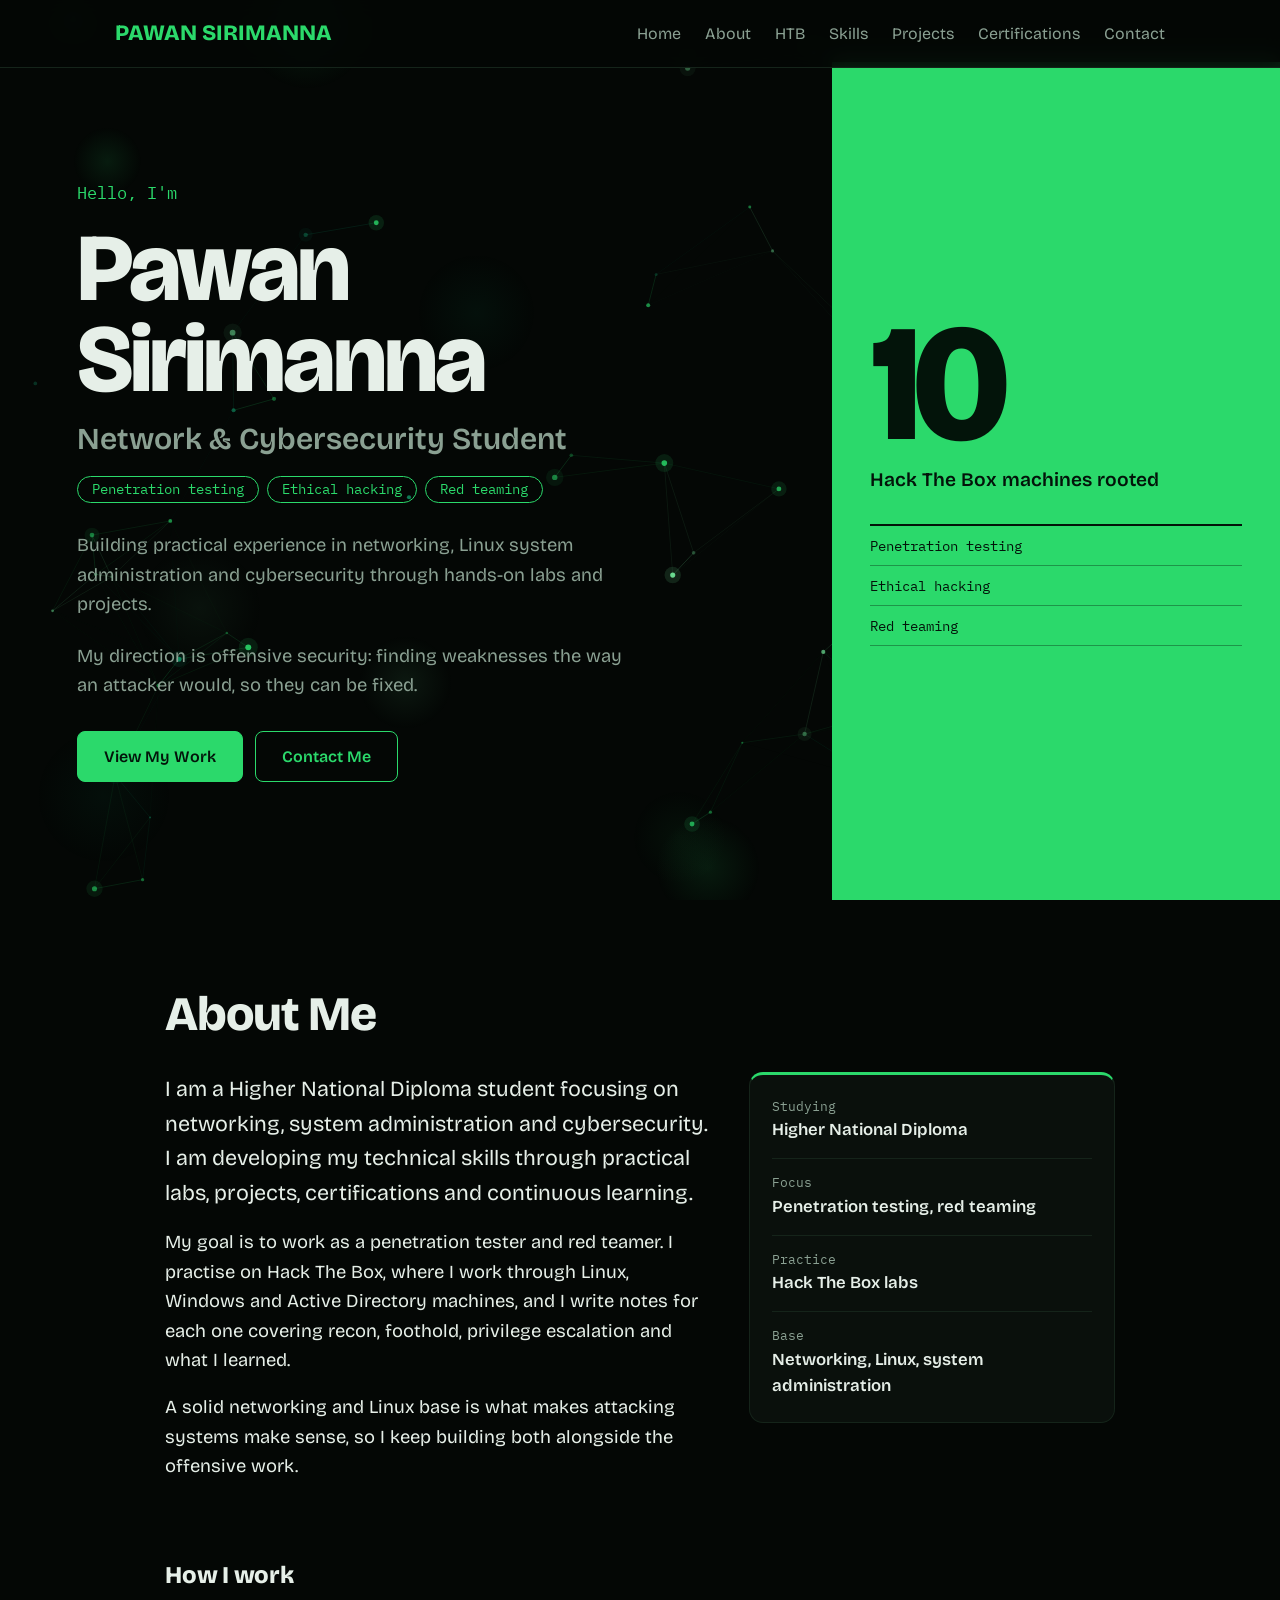
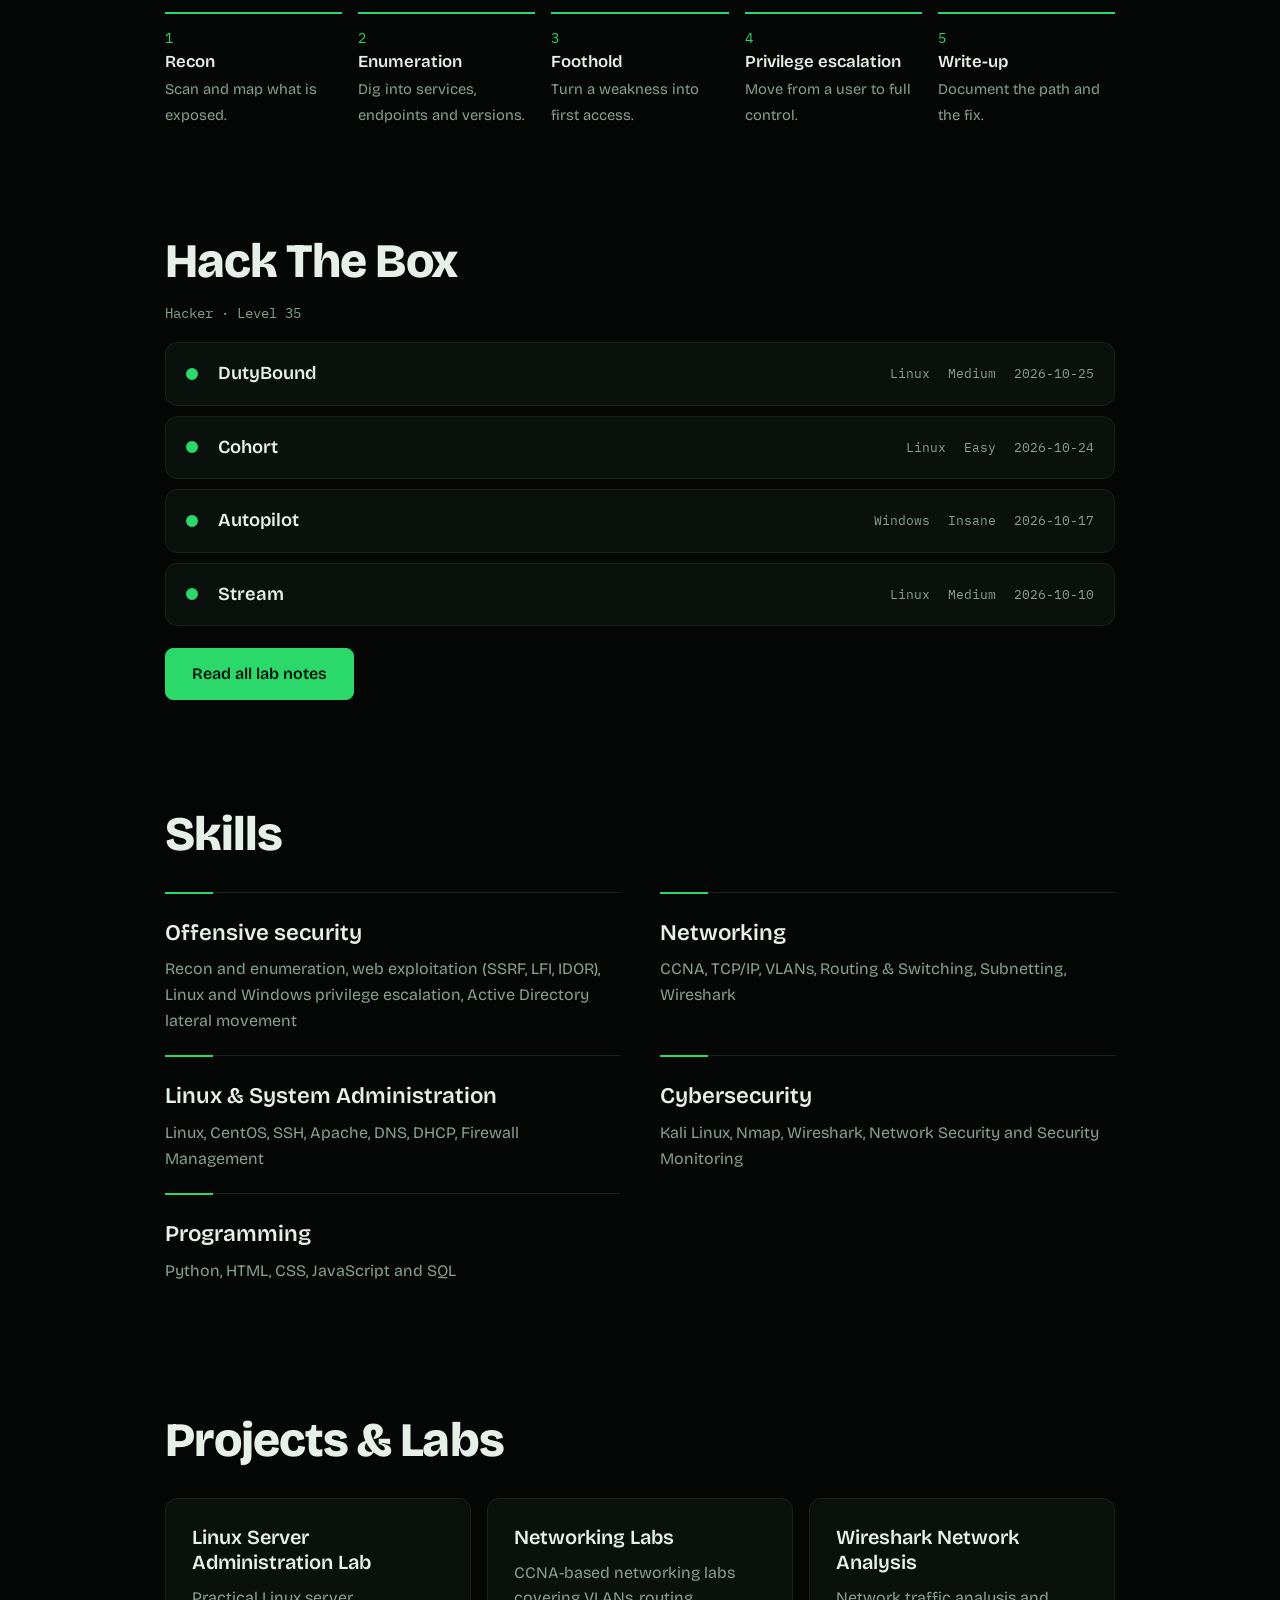
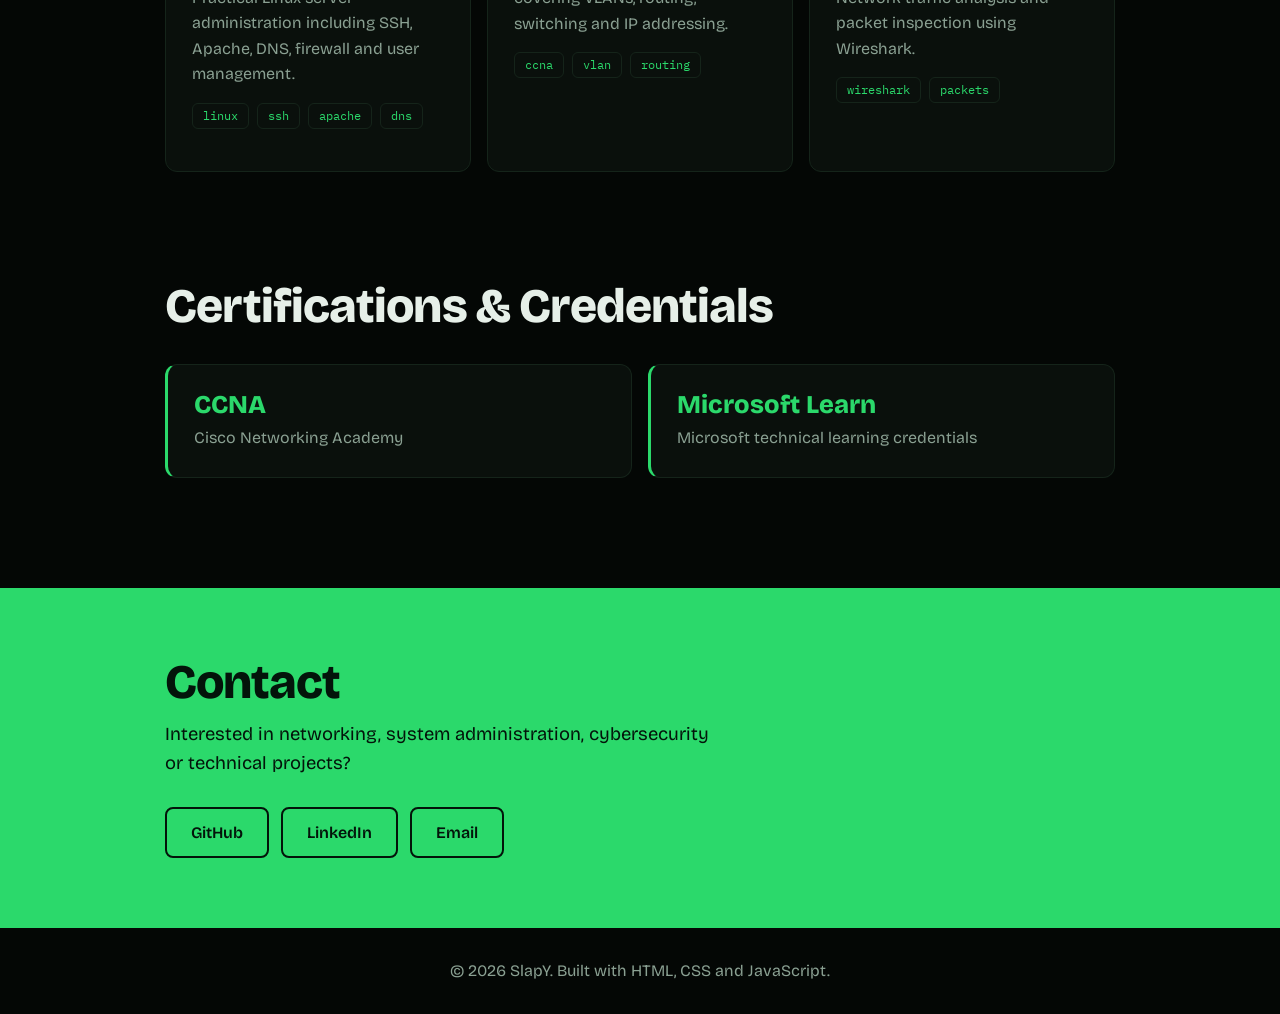
<file: index.html>
<!DOCTYPE html>
<html lang="en">
<head>
    <meta charset="UTF-8">
    <meta name="viewport" content="width=device-width, initial-scale=1.0">
    <title>SlapY | Pawan Sirimanna | Penetration Tester & Red Team Portfolio</title>
    <meta name="description" content="Portfolio of Pawan Sirimanna: aspiring penetration tester, ethical hacker and red teamer with networking, Linux and Hack The Box lab experience.">
    <link rel="preconnect" href="https://fonts.googleapis.com">
    <link rel="preconnect" href="https://fonts.gstatic.com" crossorigin>
    <link rel="stylesheet" href="https://fonts.googleapis.com/css2?family=Bricolage+Grotesque:opsz,wght@12..96,400;12..96,600;12..96,800&family=IBM+Plex+Mono&display=swap">
    <link rel="stylesheet" href="style.css">
</head>
<body>

    <header class="bar">
        <nav class="bar-in">
            <a class="brand" href="#home">PAWAN SIRIMANNA</a>
            <ul>
                <li><a href="#home">Home</a></li>
                <li><a href="#about">About</a></li>
                <li><a href="htb.html">HTB</a></li>
                <li><a href="#skills">Skills</a></li>
                <li><a href="#projects">Projects</a></li>
                <li><a href="#certifications">Certifications</a></li>
                <li><a href="#contact">Contact</a></li>
            </ul>
        </nav>
    </header>

    <main>
        <section class="hero" id="home"></section>

        <section class="block" id="about">
            <h2>About Me</h2>
            <div class="about-grid" id="about-body"></div>
            <h3 class="sub">How I work</h3>
            <ol class="approach" id="approach"></ol>
        </section>

        <section class="block" id="lab">
            <h2>Hack The Box</h2>
            <div id="lab-body"></div>
        </section>

        <section class="block" id="skills">
            <h2>Skills</h2>
            <div class="skills" id="skills-body"></div>
        </section>

        <section class="block" id="projects">
            <h2>Projects &amp; Labs</h2>
            <div class="projects" id="projects-body"></div>
        </section>

        <section class="block" id="certifications">
            <h2>Certifications &amp; Credentials</h2>
            <div class="certs" id="certs-body"></div>
        </section>

        <section class="contact" id="contact">
            <div class="contact-in">
                <h2>Contact</h2>
                <p>Interested in networking, system administration, cybersecurity or technical projects?</p>
                <div class="links" id="links"></div>
            </div>
        </section>
    </main>

    <footer>
        <p>© 2026 SlapY. Built with HTML, CSS and JavaScript.</p>
    </footer>

    <script src="site.js"></script>
    <script src="machines.js"></script>
    <script src="profile.js"></script>
    <script src="main.js"></script>
    <script src="bg.js"></script>
</body>
</html>
</file>
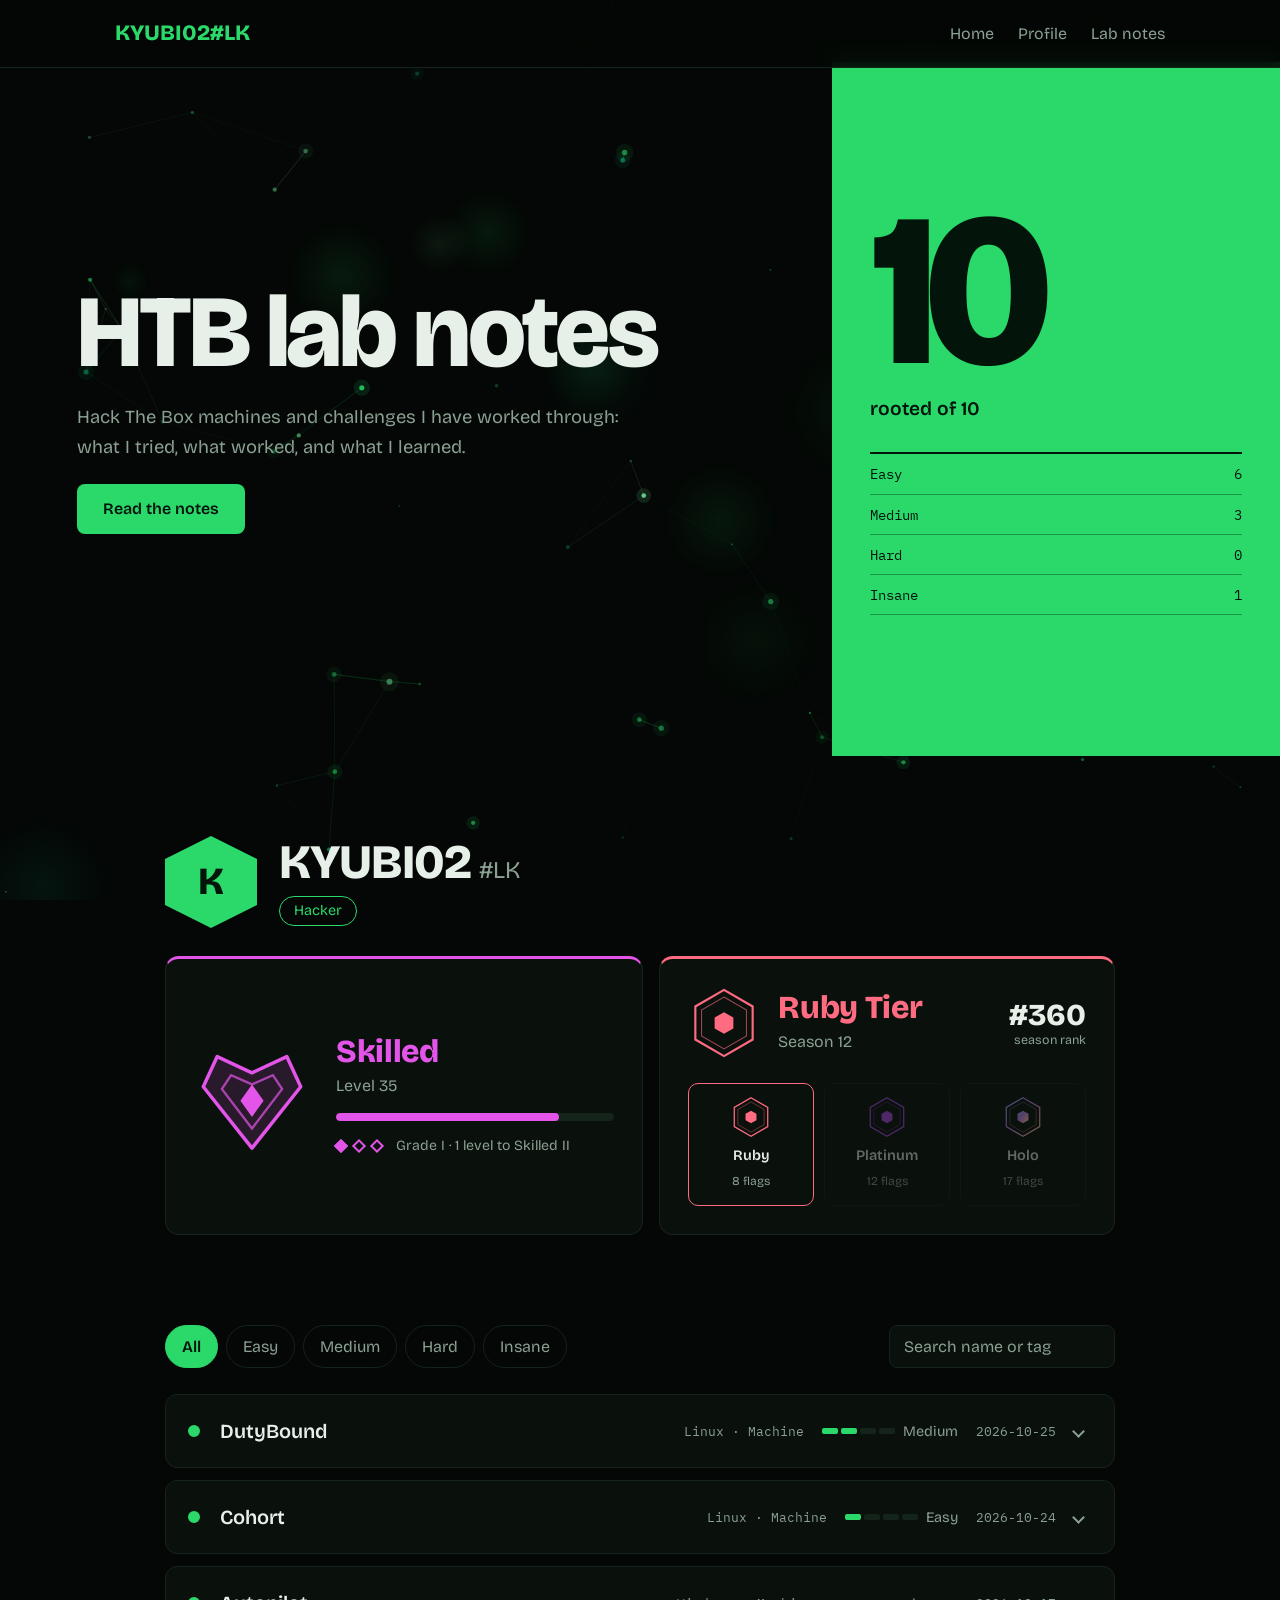
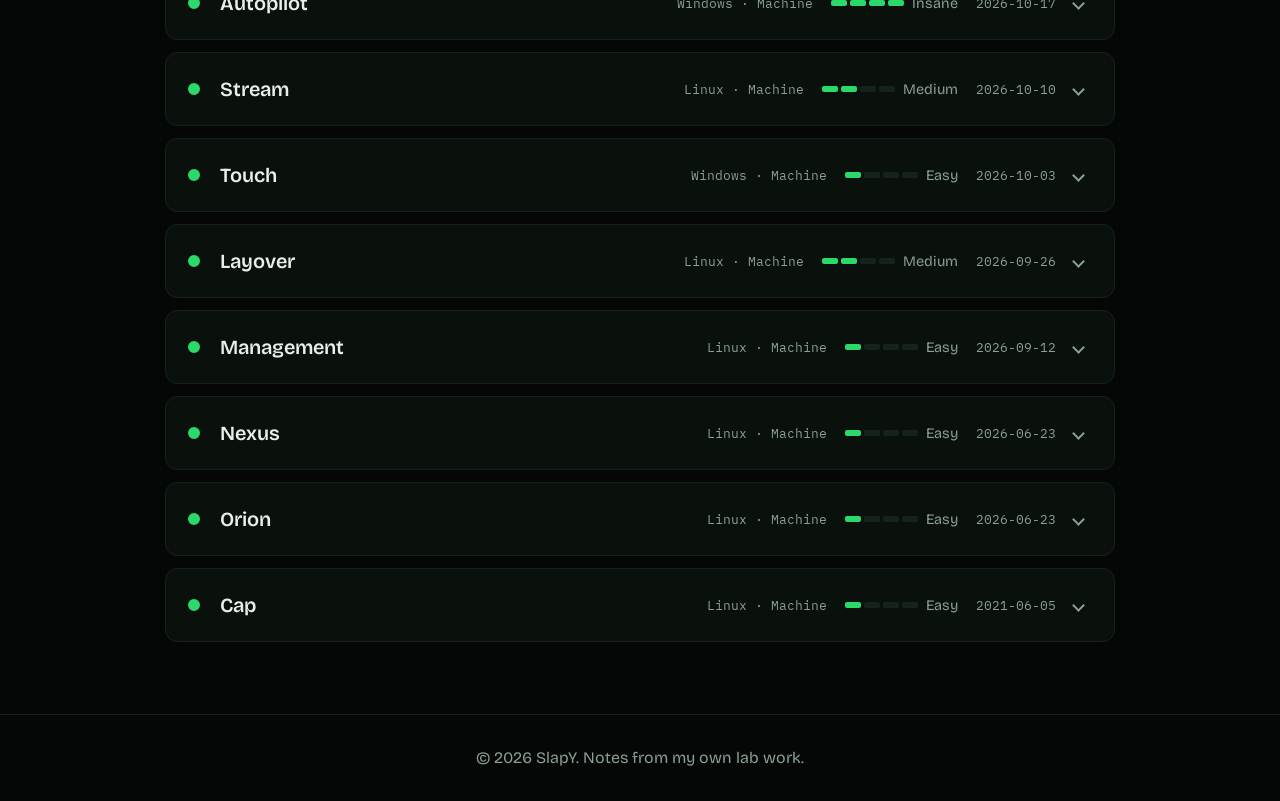
<file: htb.html>
<!DOCTYPE html>
<html lang="en">
<head>
    <meta charset="UTF-8">
    <meta name="viewport" content="width=device-width, initial-scale=1.0">
    <title>HTB Lab Notes | Pawan Sirimanna</title>
    <meta name="description" content="Hack The Box machines and challenges I have worked through, with notes on recon, foothold, privilege escalation and lessons learned.">
    <link rel="preconnect" href="https://fonts.googleapis.com">
    <link rel="preconnect" href="https://fonts.gstatic.com" crossorigin>
    <link rel="stylesheet" href="https://fonts.googleapis.com/css2?family=Bricolage+Grotesque:opsz,wght@12..96,400;12..96,600;12..96,800&family=IBM+Plex+Mono&display=swap">
    <link rel="stylesheet" href="htb.css">
</head>
<body>

    <header class="bar">
        <nav class="bar-in">
            <a class="brand" href="index.html">KYUBI02#LK</a>
            <ul>
                <li><a href="index.html">Home</a></li>
                <li><a href="#player">Profile</a></li>
                <li><a href="#notes">Lab notes</a></li>
            </ul>
        </nav>
    </header>

    <main>
        <section class="hero">
            <div class="hero-text">
                <h1>HTB lab notes</h1>
                <p>Hack The Box machines and challenges I have worked through: what I tried, what worked, and what I learned.</p>
                <a class="go" href="#notes">Read the notes</a>
            </div>
            <aside class="hero-count" aria-label="Rooted machines">
                <div class="num" id="rooted">0</div>
                <div class="cap">rooted of <span id="total">0</span></div>
                <ul class="split" id="split"></ul>
            </aside>
        </section>

        <section class="player" id="player" aria-label="HTB profile"></section>

        <section class="notes" id="notes">
            <div class="tools">
                <div class="chips" id="chips" role="group" aria-label="Filter by difficulty"></div>
                <input id="search" type="search" placeholder="Search name or tag" aria-label="Search machines">
            </div>
            <div id="list"></div>
            <p class="empty" id="empty" hidden>No match. Clear the search or pick another difficulty.</p>
        </section>
    </main>

    <footer>
        <p>© 2026 SlapY. Notes from my own lab work.</p>
    </footer>

    <script src="machines.js"></script>
    <script src="profile.js"></script>
    <script src="htb.js"></script>
    <script src="bg.js"></script>
</body>
</html>
</file>
<file: style.css>
:root{
  --bg:#040705; --panel:#0a100c; --line:#15241a; --text:#e6efe8; --mute:#8aa092;
  --g:#2bd96b; --g-ink:#03140a;
  --font:"Bricolage Grotesque",Arial,Helvetica,sans-serif;
  --mono:"IBM Plex Mono",Consolas,monospace;
}
*{margin:0;padding:0;box-sizing:border-box}
html{scroll-behavior:smooth;scroll-padding-top:80px}
body{font-family:var(--font);background:var(--bg);color:var(--text);line-height:1.6}
a{color:inherit}
:focus-visible{outline:2px solid var(--g);outline-offset:3px}

/* nav */
.bar{position:fixed;top:0;width:100%;z-index:10;background:rgba(4,7,5,.88);backdrop-filter:blur(10px);border-bottom:1px solid var(--line)}
.bar-in{max-width:1100px;margin:auto;padding:16px 25px;display:flex;justify-content:space-between;align-items:center;gap:20px}
.brand{font-weight:800;font-size:22px;color:var(--g);text-decoration:none;white-space:nowrap}
.bar ul{list-style:none;display:flex;gap:24px}
.bar ul a{color:var(--mute);text-decoration:none;transition:color .2s;white-space:nowrap}
.bar ul a:hover{color:var(--g)}

/* hero: 65% black / 35% green */
.hero{display:grid;grid-template-columns:65fr 35fr;min-height:100vh;padding-top:62px}
.hero-text{display:flex;flex-direction:column;justify-content:center;align-items:flex-start;gap:16px;padding:70px clamp(24px,6vw,90px)}
.hi{font-family:var(--mono);color:var(--g);font-size:1.05rem}
.hero h1{font-size:clamp(3rem,7.5vw,6rem);font-weight:800;line-height:.95;letter-spacing:-.03em}
.hero h2{font-size:clamp(1.3rem,2.6vw,1.9rem);font-weight:600;color:var(--mute);line-height:1.2}
.lead{max-width:46ch;color:var(--mute);font-size:1.15rem;margin-top:6px}
.btns{display:flex;flex-wrap:wrap;gap:12px;margin-top:14px}
.go{display:inline-block;padding:12px 26px;border-radius:8px;background:var(--g);color:var(--g-ink);font-weight:600;text-decoration:none;border:1px solid var(--g);transition:transform .2s,background .2s,color .2s}
.go:hover{transform:translateY(-3px)}
.go.ghost{background:transparent;color:var(--g)}
.go.ghost:hover{background:var(--g);color:var(--g-ink)}
.hero-side{background:var(--g);color:var(--g-ink);display:flex;flex-direction:column;justify-content:center;padding:40px clamp(20px,3vw,48px)}
.big{font-size:clamp(5.5rem,13vw,11rem);font-weight:800;line-height:.82;letter-spacing:-.06em}
.cap{font-size:1.2rem;font-weight:600;margin-top:12px}
.split{list-style:none;margin-top:28px;border-top:2px solid var(--g-ink);font-family:var(--mono);font-size:.9rem}
.split li{padding:8px 0;border-bottom:1px solid rgba(3,20,10,.35)}

/* sections */
.block{max-width:1000px;margin:auto;padding:90px 25px 20px}
.block h2,.contact h2{font-size:clamp(2rem,5vw,3rem);font-weight:800;letter-spacing:-.02em;line-height:1;margin-bottom:34px}

/* about */
.about-grid{display:grid;grid-template-columns:1.5fr 1fr;gap:36px;align-items:start}
.htb-card{display:flex;flex-direction:column;gap:8px;padding:24px;background:var(--panel);border:1px solid var(--line);border-top:3px solid var(--g);border-radius:14px;text-decoration:none;transition:border-color .25s,transform .2s}
.htb-card:hover{border-color:var(--g);transform:translateY(-3px)}
.htb-t{font-size:1.5rem;font-weight:800;color:var(--g);line-height:1.1}
.htb-s{color:var(--mute)}
.htb-go{margin-top:6px;align-self:flex-start;color:var(--g);font-weight:600;border-bottom:1px solid var(--g)}

/* skills */
.skills{display:grid;grid-template-columns:1fr 1fr;gap:0 40px}
.skill{padding:22px 0;border-top:1px solid var(--line);position:relative}
.skill::before{content:"";position:absolute;top:-1px;left:0;width:48px;height:2px;background:var(--g)}
.skill h3{font-size:1.4rem;font-weight:600;margin-bottom:6px}
.skill p{color:var(--mute);max-width:44ch}

/* projects */
.projects{display:grid;grid-template-columns:repeat(3,1fr);gap:16px}
.proj{display:flex;flex-direction:column;padding:26px;background:var(--panel);border:1px solid var(--line);border-radius:12px;transition:border-color .25s}
.proj:hover{border-color:var(--g)}
.proj h3{font-size:1.25rem;font-weight:600;margin-bottom:10px;line-height:1.25}
.proj p{color:var(--mute);margin-bottom:16px}

/* certifications */
.certs{display:grid;grid-template-columns:1fr 1fr;gap:16px}
.cert{padding:26px;background:var(--panel);border:1px solid var(--line);border-left:3px solid var(--g);border-radius:12px}
.cert h3{font-size:1.6rem;font-weight:800;color:var(--g);line-height:1.1}
.cert p{color:var(--mute);margin-top:6px}

/* contact: green band like the hero panel */
.contact{margin-top:90px;background:var(--g);color:var(--g-ink)}
.contact-in{max-width:1000px;margin:auto;padding:70px 25px}
.contact h2{margin-bottom:14px}
.contact p{font-size:1.15rem;max-width:46ch}
.links{display:flex;flex-wrap:wrap;gap:12px;margin-top:28px}
.links a{padding:11px 24px;border:2px solid var(--g-ink);border-radius:8px;color:var(--g-ink);font-weight:600;text-decoration:none;transition:background .2s,color .2s}
.links a:hover{background:var(--g-ink);color:var(--g)}
.contact :focus-visible{outline-color:var(--g-ink)}

footer{text-align:center;padding:30px;color:var(--mute)}

@media (max-width:768px){
  .hero{grid-template-columns:1fr;min-height:0}
  .hero-text{padding:60px 24px 48px}
  .hero-side{padding:36px 24px}
  .big{font-size:6rem}
  .about-grid,.skills,.projects,.certs{grid-template-columns:1fr}
  .block{padding-top:70px}
  .bar ul{gap:16px;overflow-x:auto;scrollbar-width:none}
  .bar ul::-webkit-scrollbar{display:none}
  .brand{font-size:19px}
}
@media (prefers-reduced-motion:reduce){
  *{transition:none!important;scroll-behavior:auto!important}
}

/* ---- additions: roles, about, approach, lab, tags ---- */
.roles{list-style:none;display:flex;flex-wrap:wrap;gap:8px;margin:2px 0 6px}
.roles li{font-family:var(--mono);font-size:.85rem;color:var(--g);border:1px solid var(--g);border-radius:999px;padding:2px 14px}
.tags{display:flex;flex-wrap:wrap;gap:8px;margin:0 0 16px}
.tags span{font-family:var(--mono);font-size:.78rem;color:var(--g);border:1px solid var(--line);border-radius:6px;padding:2px 10px}
.read{align-self:flex-start;margin-top:auto;color:var(--g);font-weight:600;text-decoration:none;border-bottom:1px solid var(--g)}
.cert .read{display:inline-block;margin-top:14px}
.empty{color:var(--mute)}

.bio p{color:var(--text);font-size:1.15rem;max-width:58ch;margin-bottom:18px}
.bio p:first-child{font-size:1.35rem}
.facts{background:var(--panel);border:1px solid var(--line);border-top:3px solid var(--g);border-radius:14px;padding:8px 22px}
.facts div{padding:14px 0;border-bottom:1px solid var(--line)}
.facts div:last-child{border-bottom:0}
.facts dt{font-family:var(--mono);font-size:.8rem;color:var(--mute)}
.facts dd{font-weight:600;font-size:1.05rem}
.sub{font-size:1.5rem;font-weight:800;letter-spacing:-.01em;margin:56px 0 18px}
.approach{list-style:none;counter-reset:s;display:grid;grid-template-columns:repeat(5,1fr);gap:16px}
.approach li{counter-increment:s;border-top:2px solid var(--g);padding-top:12px}
.approach li::before{content:counter(s);display:block;font-family:var(--mono);color:var(--g);font-size:.9rem}
.approach b{display:block;font-size:1.05rem;font-weight:600}
.approach span{color:var(--mute);font-size:.92rem}

.lab-meta{font-family:var(--mono);color:var(--mute);font-size:.9rem;margin:-18px 0 18px}
.lab-list{margin-bottom:22px}
.lab-row{display:grid;grid-template-columns:14px 1fr auto auto auto;align-items:center;gap:18px;padding:16px 20px;margin-bottom:10px;background:var(--panel);border:1px solid var(--line);border-radius:12px;text-decoration:none;transition:border-color .25s}
.lab-row:hover{border-color:var(--g)}
.lab-name{font-size:1.15rem;font-weight:600}
.lab-os,.lab-d{font-family:var(--mono);font-size:.82rem;color:var(--mute)}
.dot{width:12px;height:12px;border-radius:50%;border:2px solid var(--g)}
.dot.Rooted{background:var(--g)}
.dot.User{background:linear-gradient(90deg,var(--g) 50%,transparent 50%)}

@media (max-width:768px){
  .approach{grid-template-columns:1fr 1fr}
  .lab-row{grid-template-columns:14px 1fr auto;row-gap:2px}
  .lab-os:not(:last-child),.lab-d{display:none}
  .lab-row .lab-os:last-child{grid-column:3}
}
</file>
<file: htb.css>
:root{
  --bg:#040705; --panel:#0a100c; --line:#15241a; --text:#e6efe8; --mute:#8aa092;
  --g:#2bd96b; --g-ink:#03140a;
  --font:"Bricolage Grotesque",Arial,Helvetica,sans-serif;
  --mono:"IBM Plex Mono",Consolas,monospace;
}
*{margin:0;padding:0;box-sizing:border-box}
html{scroll-behavior:smooth;scroll-padding-top:80px}
body{font-family:var(--font);background:var(--bg);color:var(--text);line-height:1.6}
a{color:inherit}
:focus-visible{outline:2px solid var(--g);outline-offset:3px}

/* nav */
.bar{position:fixed;top:0;width:100%;z-index:10;background:rgba(4,7,5,.88);backdrop-filter:blur(10px);border-bottom:1px solid var(--line)}
.bar-in{max-width:1100px;margin:auto;padding:16px 25px;display:flex;justify-content:space-between;align-items:center}
.brand{font-weight:800;font-size:22px;color:var(--g);text-decoration:none}
.bar ul{list-style:none;display:flex;gap:24px}
.bar ul a{color:var(--mute);text-decoration:none;transition:color .2s}
.bar ul a:hover{color:var(--g)}

/* hero: 65% black / 35% green */
.hero{display:grid;grid-template-columns:65fr 35fr;min-height:84vh;padding-top:62px}
.hero-text{display:flex;flex-direction:column;justify-content:center;align-items:flex-start;gap:22px;padding:70px clamp(24px,6vw,90px)}
.hero h1{font-size:clamp(3rem,8vw,6.5rem);font-weight:800;line-height:.95;letter-spacing:-.03em}
.hero-text p{max-width:46ch;color:var(--mute);font-size:1.15rem}
.go{display:inline-block;padding:12px 26px;border-radius:8px;background:var(--g);color:var(--g-ink);font-weight:600;text-decoration:none;transition:transform .2s}
.go:hover{transform:translateY(-3px)}
.hero-count{background:var(--g);color:var(--g-ink);display:flex;flex-direction:column;justify-content:center;padding:40px clamp(20px,3vw,48px)}
.num{font-size:clamp(7rem,17vw,14rem);font-weight:800;line-height:.82;letter-spacing:-.06em}
.cap{font-size:1.2rem;font-weight:600;margin-top:12px}
.split{list-style:none;margin-top:28px;border-top:2px solid var(--g-ink);font-family:var(--mono);font-size:.9rem}
.split li{display:flex;justify-content:space-between;padding:8px 0;border-bottom:1px solid rgba(3,20,10,.35)}

/* notes */
.notes{max-width:1000px;margin:auto;padding:90px 25px 60px}
.tools{display:flex;flex-wrap:wrap;gap:14px;justify-content:space-between;margin-bottom:26px}
.chips{display:flex;flex-wrap:wrap;gap:8px}
.chip{font:inherit;color:var(--mute);background:transparent;border:1px solid var(--line);border-radius:999px;padding:6px 16px;cursor:pointer;transition:.2s}
.chip:hover{border-color:var(--g);color:var(--text)}
.chip[aria-pressed=true]{background:var(--g);border-color:var(--g);color:var(--g-ink);font-weight:600}
#search{font:inherit;color:var(--text);background:var(--panel);border:1px solid var(--line);border-radius:8px;padding:8px 14px;min-width:220px}
#search::placeholder{color:var(--mute)}

.m{border:1px solid var(--line);border-radius:12px;background:var(--panel);margin-bottom:12px;overflow:hidden;transition:border-color .25s}
.m:hover,.m[data-open=true]{border-color:var(--g)}
.m-head{all:unset;box-sizing:border-box;width:100%;cursor:pointer;display:grid;grid-template-columns:14px 1fr auto auto auto 18px;align-items:center;gap:18px;padding:20px 22px}
.m-head:focus-visible{outline:2px solid var(--g);outline-offset:-2px}
.dot{width:12px;height:12px;border-radius:50%;border:2px solid var(--g)}
.dot.Rooted{background:var(--g)}
.dot.User{background:linear-gradient(90deg,var(--g) 50%,transparent 50%)}
.m-name{font-size:1.25rem;font-weight:600}
.m-os,.m-date{font-family:var(--mono);font-size:.82rem;color:var(--mute)}
.lvl{display:flex;align-items:center;gap:8px;font-size:.9rem;color:var(--mute)}
.bars{display:flex;gap:3px}
.bars i{width:16px;height:6px;border-radius:2px;background:var(--line)}
.bars i.on{background:var(--g)}
.chev{width:9px;height:9px;border-right:2px solid var(--mute);border-bottom:2px solid var(--mute);transform:rotate(45deg);transition:transform .3s}
.m[data-open=true] .chev{transform:rotate(-135deg);border-color:var(--g)}

.m-body{display:grid;grid-template-rows:0fr;visibility:hidden;transition:grid-template-rows .35s ease,visibility 0s .35s}
.m[data-open=true] .m-body{grid-template-rows:1fr;visibility:visible;transition:grid-template-rows .35s ease}
.m-clip{overflow:hidden}
.pad{padding:4px 22px 24px 54px;border-top:1px solid var(--line);padding-top:20px}
.pad p{max-width:70ch}
.m-top{display:flex;gap:18px;align-items:flex-start}
.m-av{width:64px;height:64px;flex:none;border-radius:50%;object-fit:cover;background:var(--bg);border:2px solid var(--line);transition:border-color .25s}
.m[data-open=true] .m-av{border-color:var(--g)}
.tags{display:flex;flex-wrap:wrap;gap:8px;margin:14px 0}
.tags span{font-family:var(--mono);font-size:.78rem;color:var(--g);border:1px solid var(--line);border-radius:6px;padding:2px 10px}
.steps{margin:6px 0 0 20px;max-width:70ch}
.steps li{margin-bottom:10px;padding-left:6px}
.steps li::marker{color:var(--g);font-weight:600}
.steps b{font-weight:600}
.steps span{color:var(--mute)}
.lesson{margin-top:16px;padding-left:14px;border-left:3px solid var(--g);color:var(--text)}
.read{display:inline-block;margin-top:18px;color:var(--g);font-weight:600;text-decoration:none;border-bottom:1px solid var(--g)}
.empty{color:var(--mute);text-align:center;padding:40px 0}


/* profile card */
.player{max-width:1000px;margin:auto;padding:80px 25px 0}
.who{display:flex;align-items:center;gap:22px;flex-wrap:wrap;margin-bottom:28px}
.av{width:92px;height:92px;flex:none;clip-path:polygon(50% 0,100% 25%,100% 75%,50% 100%,0 75%,0 25%);background:var(--g);display:grid;place-items:center;color:var(--g-ink);font-size:2.4rem;font-weight:800}
.av img{width:100%;height:100%;object-fit:cover}
.who h2{font-size:clamp(2rem,5vw,3rem);font-weight:800;letter-spacing:-.02em;line-height:1}
.cc{font-weight:400;color:var(--mute);font-size:.5em;margin-left:8px;letter-spacing:0}
.ttl{display:inline-block;margin-top:10px;border:1px solid var(--g);color:var(--g);border-radius:999px;padding:2px 14px;font-size:.9rem}
.vp{margin-left:auto;padding:9px 20px;border:1px solid var(--g);border-radius:8px;color:var(--g);text-decoration:none;font-weight:600;transition:.2s}
.vp:hover{background:var(--g);color:var(--g-ink)}
.cards{display:grid;grid-template-columns:1.05fr 1fr;gap:16px}
.pc{background:var(--panel);border:1px solid var(--line);border-top:3px solid var(--c);border-radius:14px;padding:28px}
.pc h3{font-size:2rem;font-weight:800;color:var(--c);line-height:1.05;letter-spacing:-.01em}
.lv{color:var(--mute);margin:4px 0 14px}
.em{display:block;flex:none}
.rank{display:flex;align-items:center;gap:26px}
.rank .em{width:116px}
.grow{flex:1;min-width:0}
.lvlbar{height:8px;background:var(--line);border-radius:99px;overflow:hidden}
.lvlbar i{display:block;height:100%;width:0;background:var(--c);border-radius:99px;transition:width 1.1s cubic-bezier(.2,.8,.2,1)}
.dm{display:flex;align-items:center;gap:8px;margin-top:14px;color:var(--mute);font-size:.88rem}
.dm b{width:10px;height:10px;transform:rotate(45deg);border:2px solid var(--c);flex:none}
.dm b.on{background:var(--c)}
.dm span{margin-left:6px}
.season .top{display:flex;align-items:center;gap:18px}
.season .em{width:72px}
.season .lv{margin-bottom:0}
.rk{margin-left:auto;text-align:right;font-size:1.9rem;font-weight:800;line-height:1}
.rk small{display:block;margin-top:4px;color:var(--mute);font-size:.78rem;font-weight:400}
.ladder{display:flex;gap:10px;margin-top:24px}
.ld{flex:1;text-align:center;padding:12px 6px;border:1px solid var(--line);border-radius:10px;opacity:.4}
.ld.reached,.ld.now{opacity:1}
.ld.now{border-color:var(--c)}
.ld .em{width:42px;margin:0 auto 6px}
.ld p{font-size:.9rem;font-weight:600}
.ld small{color:var(--mute);font-size:.75rem}
@media (max-width:768px){
  .cards{grid-template-columns:1fr}
  .rank{gap:18px}.rank .em{width:84px}
  .vp{margin-left:0}
  .player{padding-top:60px}
}


/* locked machine */
.m.lock{border-style:dashed}
.m.lock:hover{border-color:var(--line)}
.m.lock .m-head{cursor:default}
.m.lock .m-name{color:var(--mute)}
.m.lock .m-date{color:var(--g)}
.lk{color:var(--g);display:grid;place-items:center}

footer{text-align:center;padding:30px;border-top:1px solid var(--line);color:var(--mute)}

@media (max-width:768px){
  .hero{grid-template-columns:1fr;min-height:0}
  .hero-text{padding:60px 24px 48px}
  .hero-count{padding:36px 24px}
  .num{font-size:7rem}
  .m-head{grid-template-columns:14px 1fr 18px;gap:12px;row-gap:4px;padding:16px}
  .m-name{grid-column:2}
  .chev{grid-column:3;grid-row:1}
  .m-os,.lvl,.m-date{grid-column:2}
  .pad{padding-left:22px}
  .bar ul{gap:16px}
}
@media (prefers-reduced-motion:reduce){
  *{transition:none!important;scroll-behavior:auto!important}
}
</file>
